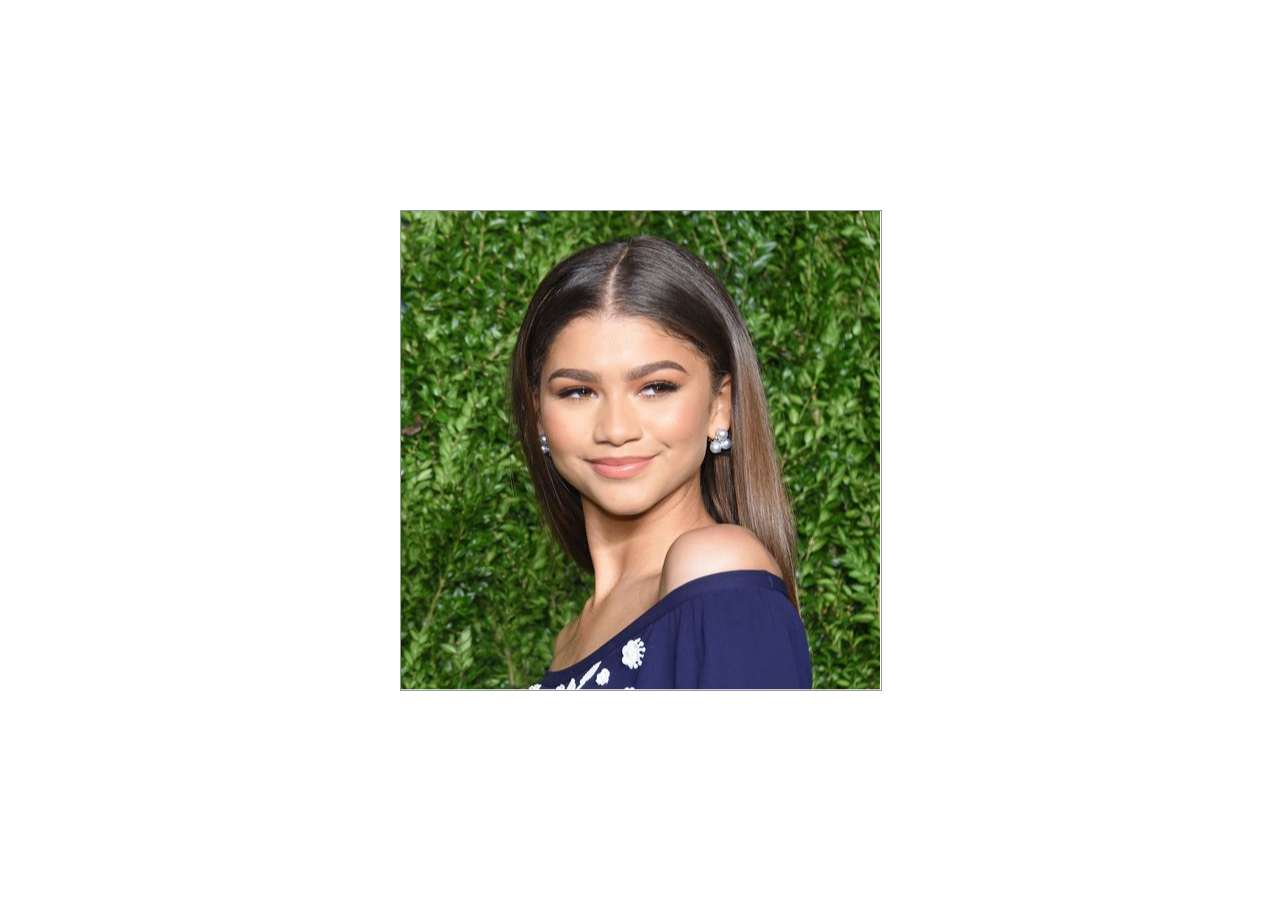
<file: 1border/index.html>
<!DOCTYPE html>
<html lang="en">
<head>
    <meta charset="UTF-8">
    <meta http-equiv="X-UA-Compatible" content="IE=edge">
    <meta name="viewport" content="width=device-width, initial-scale=1.0">
    <title>border</title>
    <link rel="stylesheet" href="style.css">
</head>
<body>
<!-- 깃헙에 들어왔어요 -->
    <div class="loader">
        <div class="loaer_blob">
            <img src="daya.jpg" alt="이미지">
        </div>
        <div class="ro"><!-- rotate애니 -->
            <div class="loader_blob2"></div><!-- border애니 -->
        </div>
    </div>
</body>
</html>
</file>
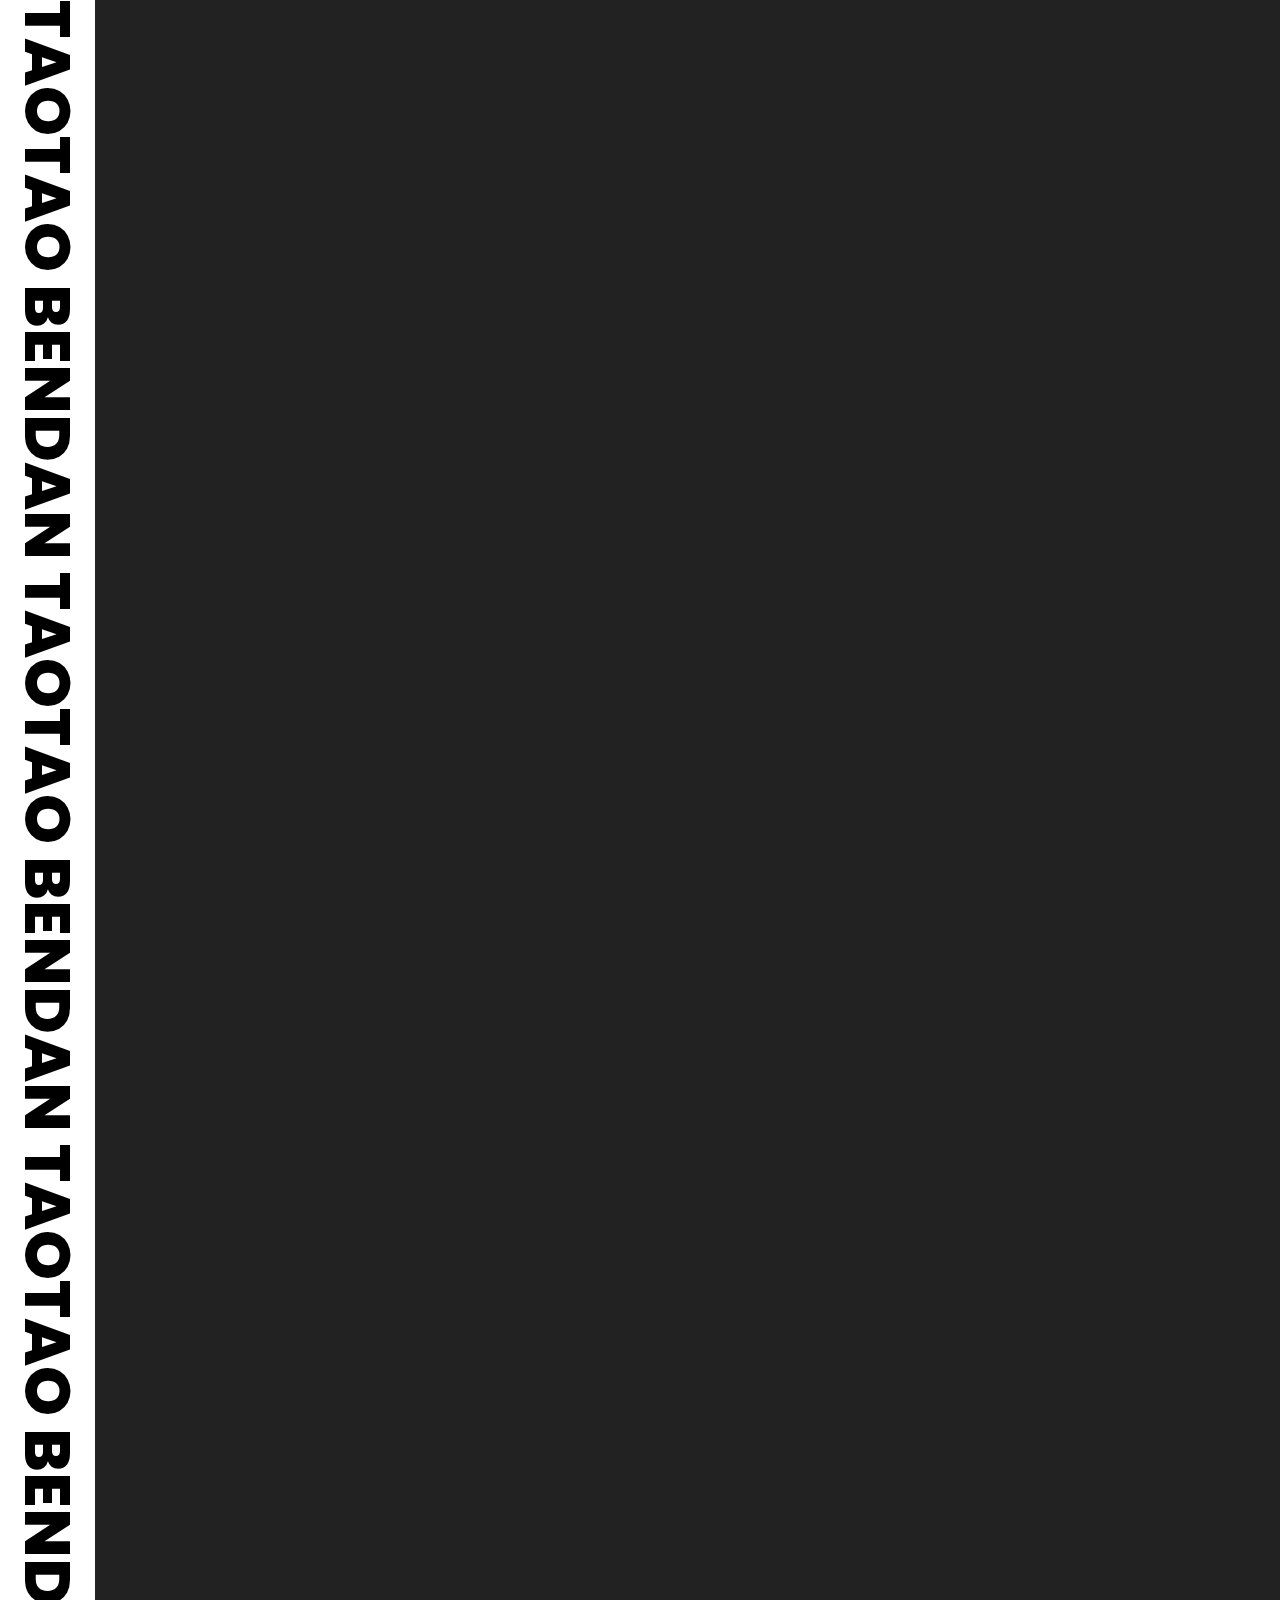
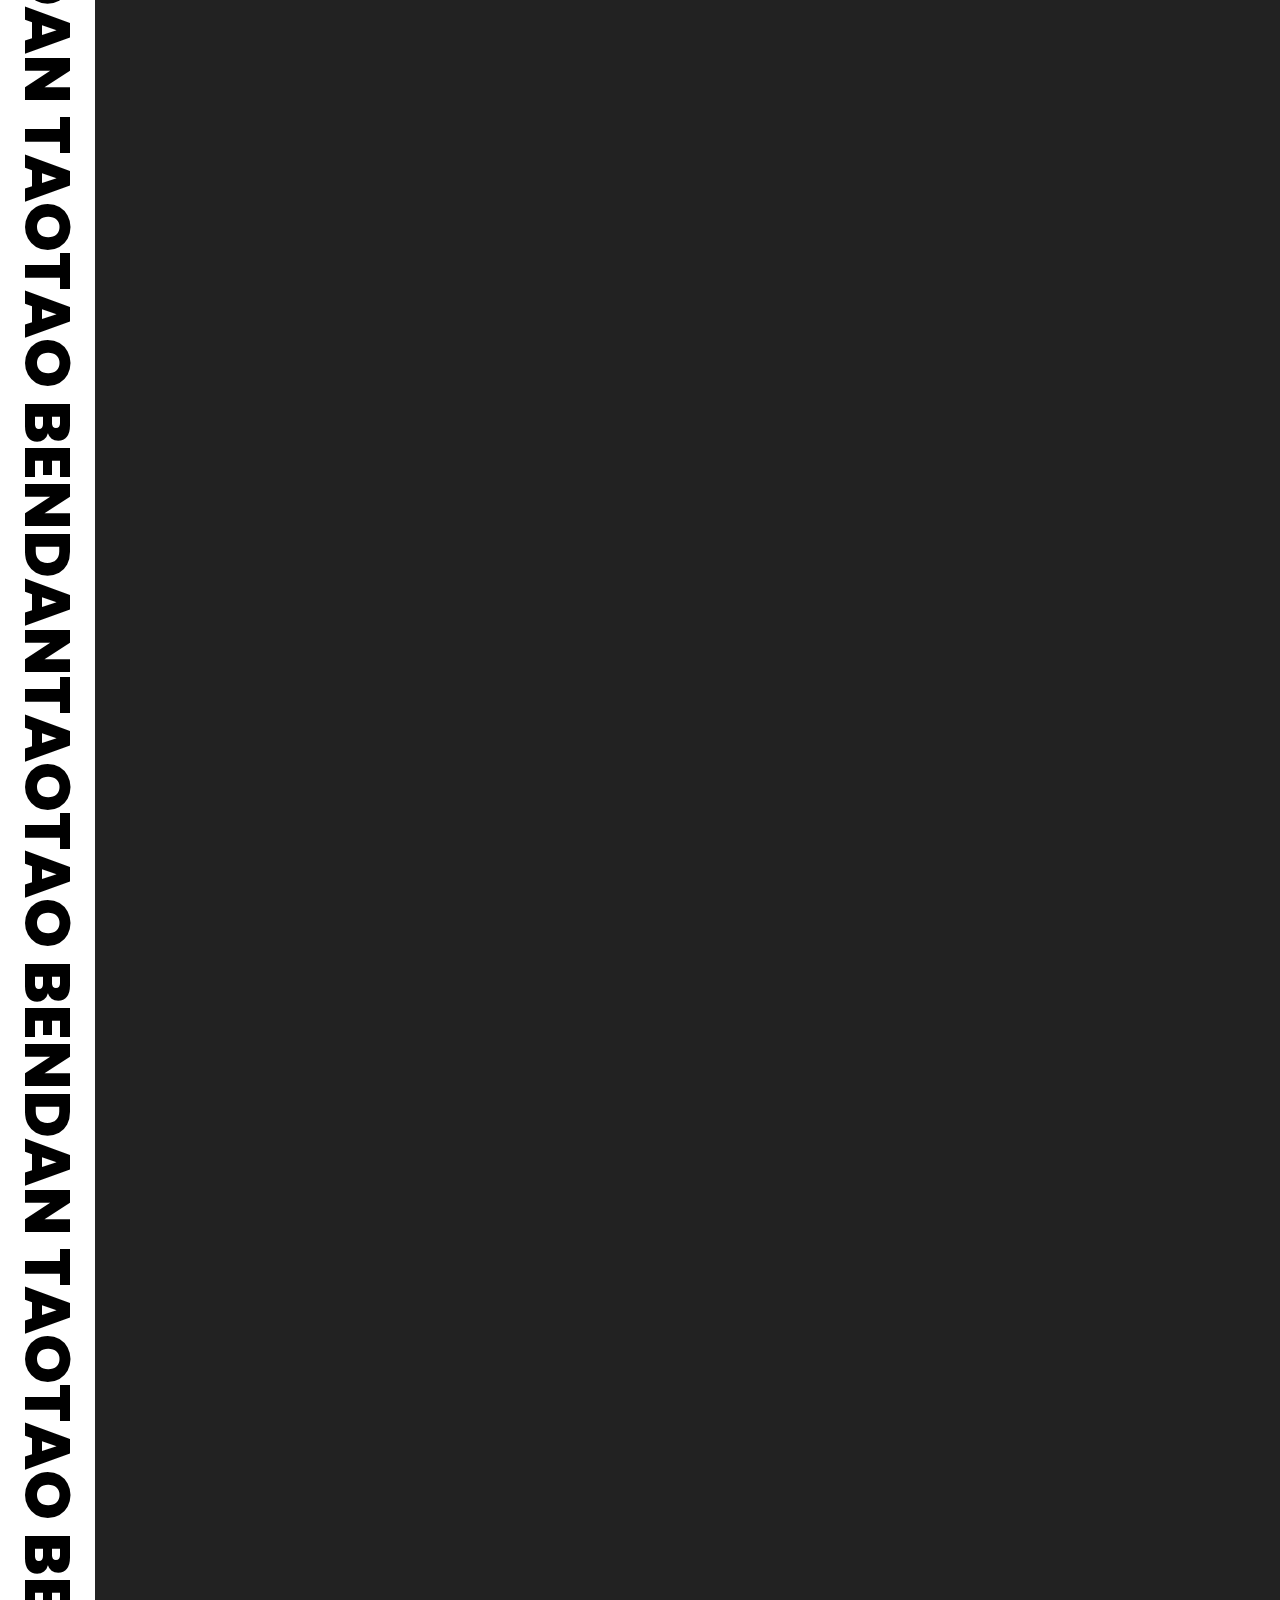
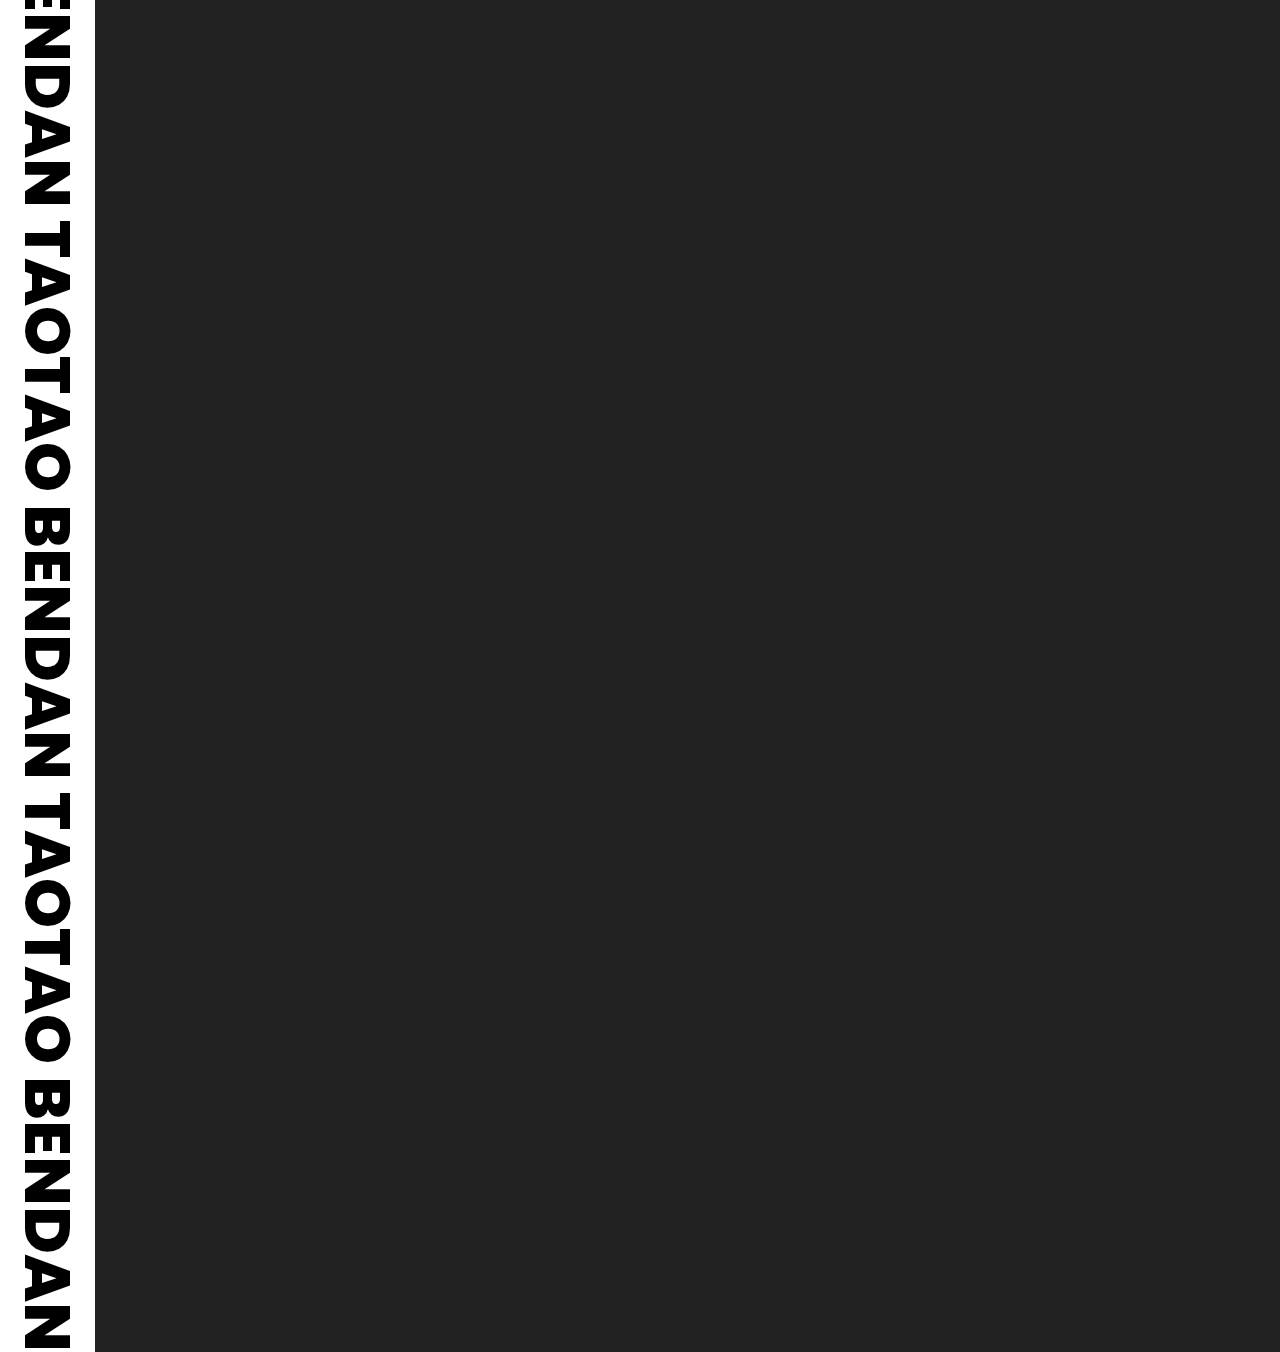
<file: 3textani/index.html>
<!DOCTYPE html>
<html lang="en">

<head>
    <meta charset="UTF-8">
    <meta http-equiv="X-UA-Compatible" content="IE=edge">
    <meta name="viewport" content="width=device-width, initial-scale=1.0">
    <title>text animation</title>
    <link rel="stylesheet" href="style.css">
</head>

<body>
    <section>
        <div class="scroll">
            <div>
                TAOTAO  <span>BENDAN</span>
                TAOTAO  <span>BENDAN</span>
                TAOTAO  <span>BENDAN</span>
                TAOTAO  <span>BENDAN</span>
            </div>

            <div>
                TAOTAO  <span>BENDAN</span>
                TAOTAO  <span>BENDAN</span>
                TAOTAO  <span>BENDAN</span>
                TAOTAO  <span>BENDAN</span>
            </div>
        </div>
    </section>
</body>

</html>
</file>
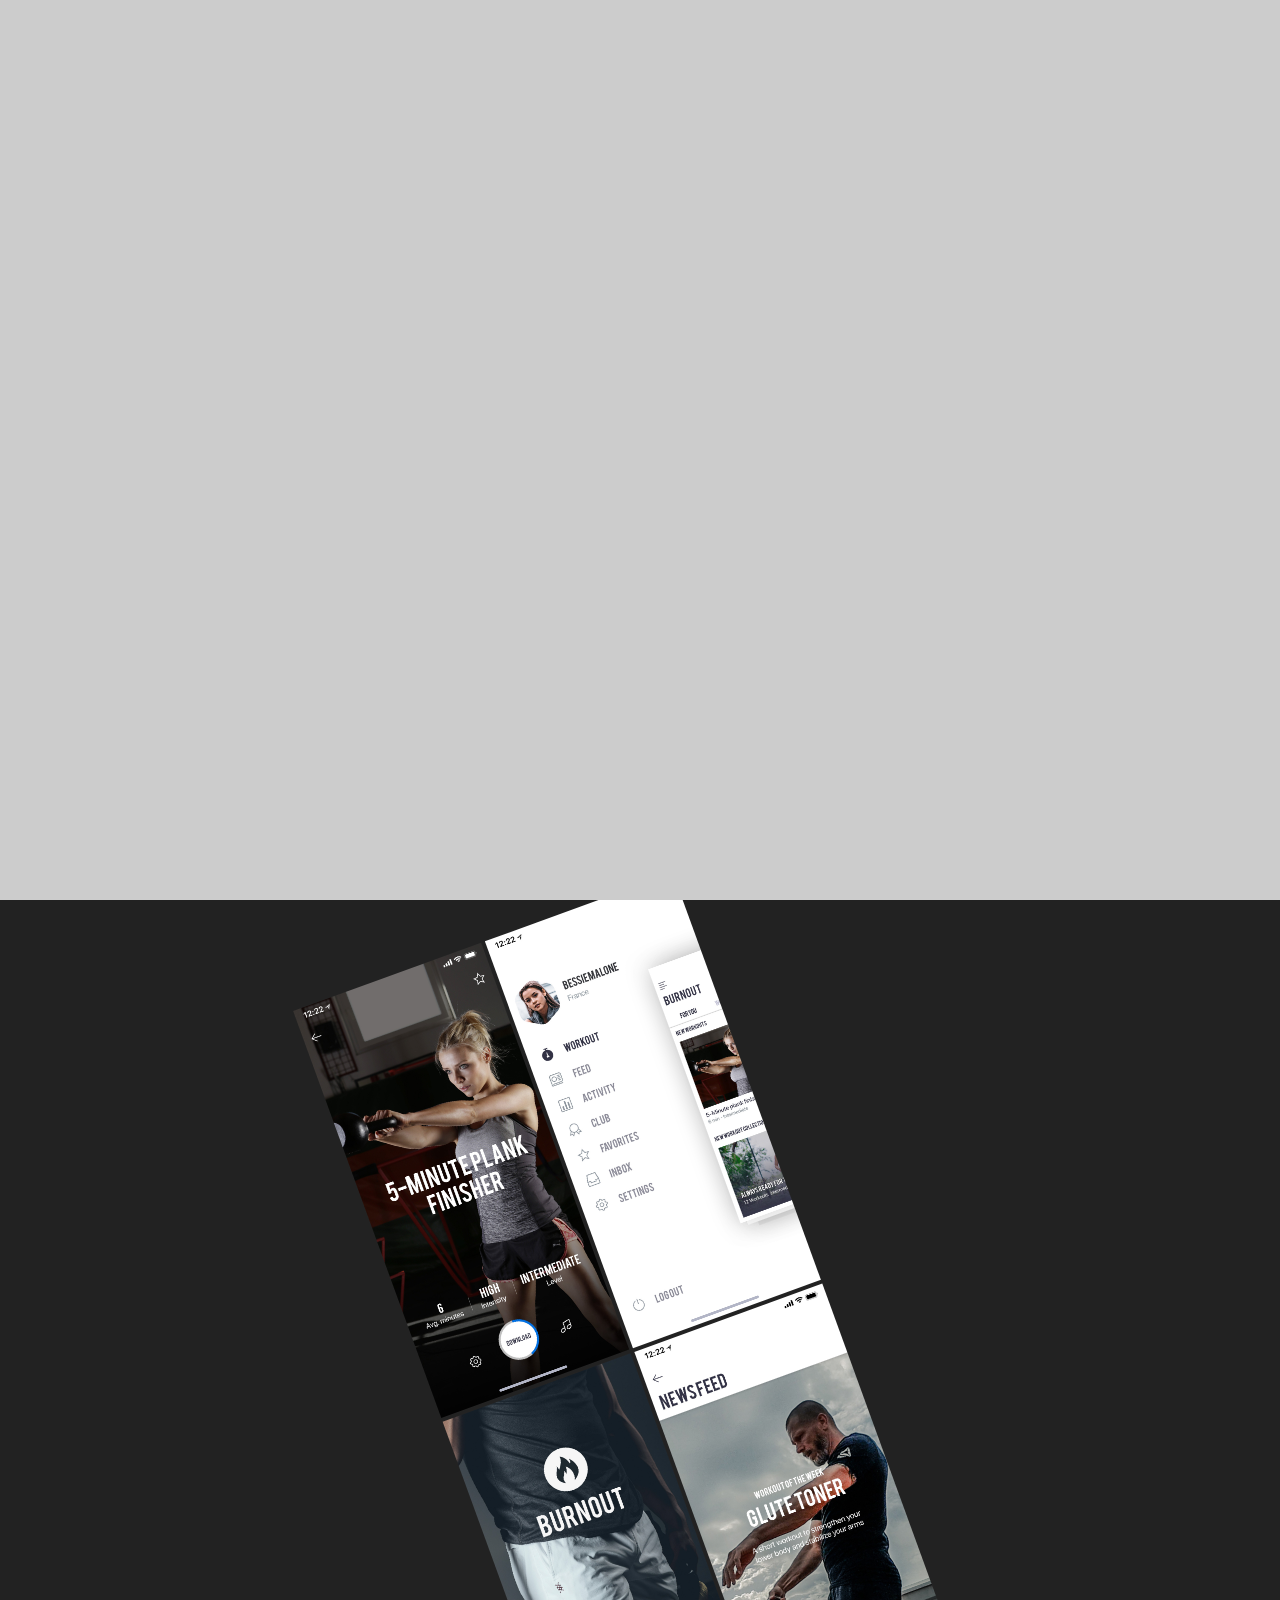
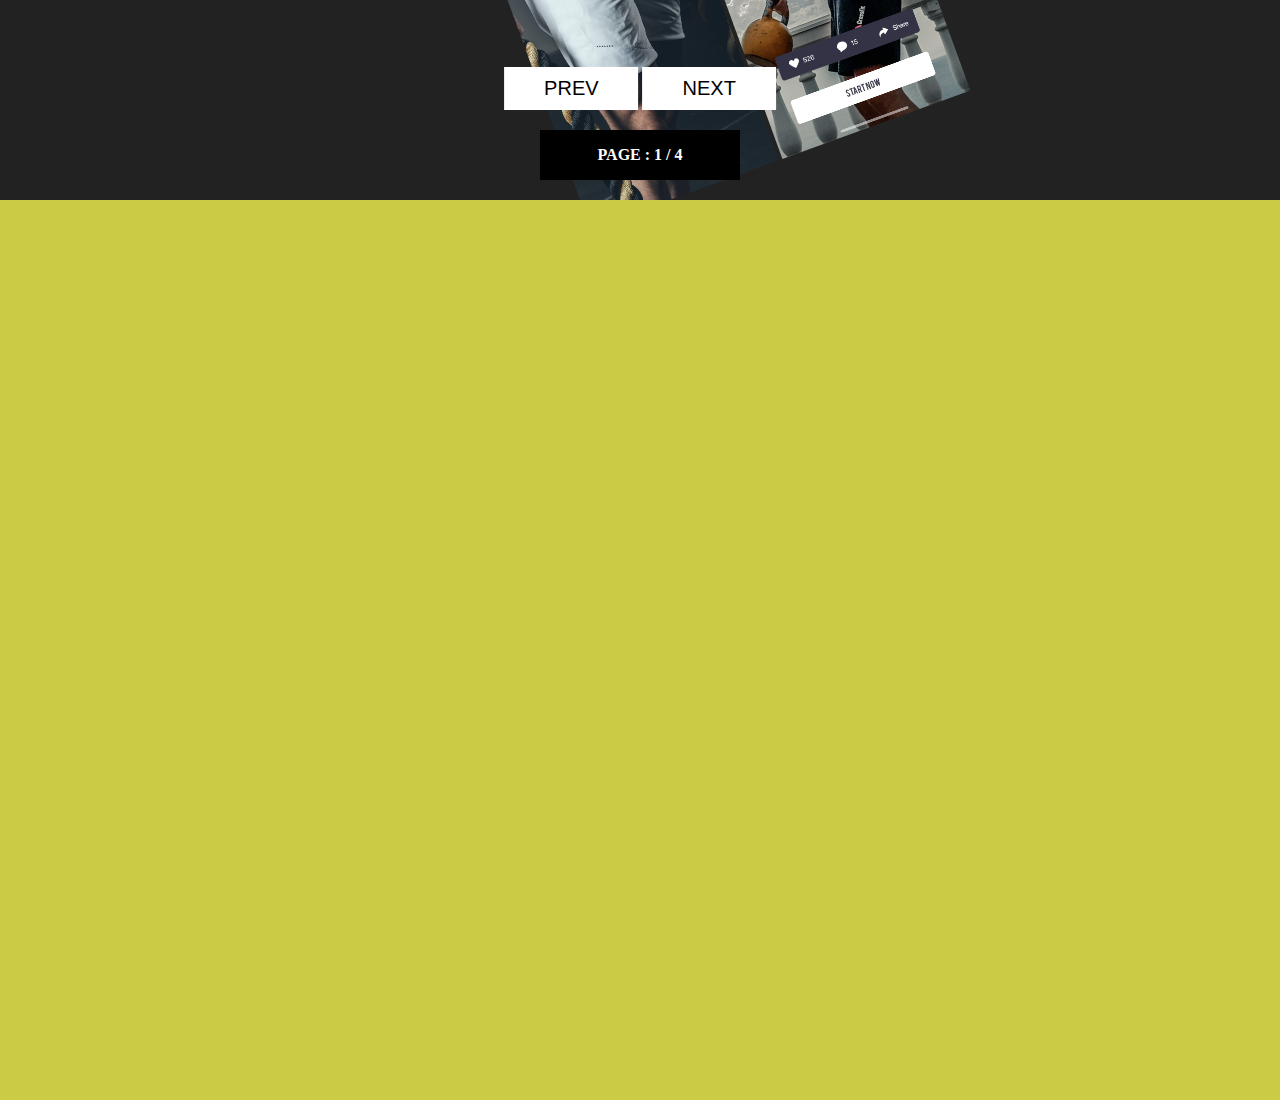
<file: 5pageslide/index.html>
<!DOCTYPE html>
<html lang="en">
<head>
    <meta charset="UTF-8">
    <meta http-equiv="X-UA-Compatible" content="IE=edge">
    <meta name="viewport" content="width=device-width, initial-scale=1.0">
    <title>Document</title>
    <link rel="stylesheet" href="style.css">
</head>
<body>
    <section style="height:100vh; background:#ccc"></section>

    <section class="main">
        <div class="contentWrap">
            <img class="img0" src="image/fin0.jpg" alt="이미지0">
            <img class="img1" src="image/fin1.jpg" alt="이미지1">
            <img class="img2" src="image/fin2.jpg" alt="이미지2">
            <img class="img3" src="image/fin3.jpg" alt="이미지3">
        </div><!-- //contentWrap -->
        <div class="contentWrap">
            <img class="img0" src="image/fin2.jpg" alt="이미지2">
            <img class="img1" src="image/fin3.jpg" alt="이미지3">
            <img class="img2" src="image/fin0.jpg" alt="이미지0">
            <img class="img3" src="image/fin1.jpg" alt="이미지1">
        </div><!-- //contentWrap -->
        <div class="contentWrap">
            <img class="img0" src="image/fin3.jpg" alt="이미지3">
            <img class="img1" src="image/fin1.jpg" alt="이미지1">
            <img class="img2" src="image/fin2.jpg" alt="이미지2">
            <img class="img3" src="image/fin0.jpg" alt="이미지0">
        </div><!-- //contentWrap -->
        <div class="contentWrap">
            <img class="img0" src="image/fin0.jpg" alt="이미지0">
            <img class="img1" src="image/fin1.jpg" alt="이미지1">
            <img class="img2" src="image/fin3.jpg" alt="이미지3">
            <img class="img3" src="image/fin2.jpg" alt="이미지2">
        </div><!-- //contentWrap -->


        <div class="textWrap">
            <h2 class="active">ddd</h2>
        </div>
        
        <div class="buttonWrap">
            <button class="btn1">PREV</button>
            <button class="btn2">NEXT</button>
        </div>

    </section>

    <section style="height:100vh; background:#cc4"></section>


    <script src="https://code.jquery.com/jquery-1.12.4.js"></script>
    <script>
        var button = $('button');
        var contentWrap = $('.contentWrap');
        var imgArr = $('img');
        var title = $('h2');
        var pageNum = 0;
        var totalNum = 0;

        totalNum = contentWrap.length;//3
        //console.log(totalNum);

        imgArr.removeClass('active');
        contentWrap.eq(pageNum).find('img').addClass('active');
        title.text("PAGE : " + (pageNum + 1) +" / " + totalNum );

       $('.btn1').click(function(){
           if(pageNum>0){
               pageNum--;//1씩 빼기
           }else{
               pageNum = totalNum - 1;
           }
           imgArr.removeClass('active');
           contentWrap.eq(pageNum).find('img').addClass('active');
           title.text("PAGE : " + (pageNum + 1) +" / " + totalNum );
       });






        $('.btn2').click(function(){
            if(pageNum < totalNum - 1){
               pageNum++; //1씩 더하다
            } else{
                pageNum = 0;
            }
            imgArr.removeClass('active');
            contentWrap.eq(pageNum).find('img').addClass('active');
            title.text("PAGE : " + (pageNum + 1) +" / " + totalNum );
        });
    </script>
</body>
</html>
</file>
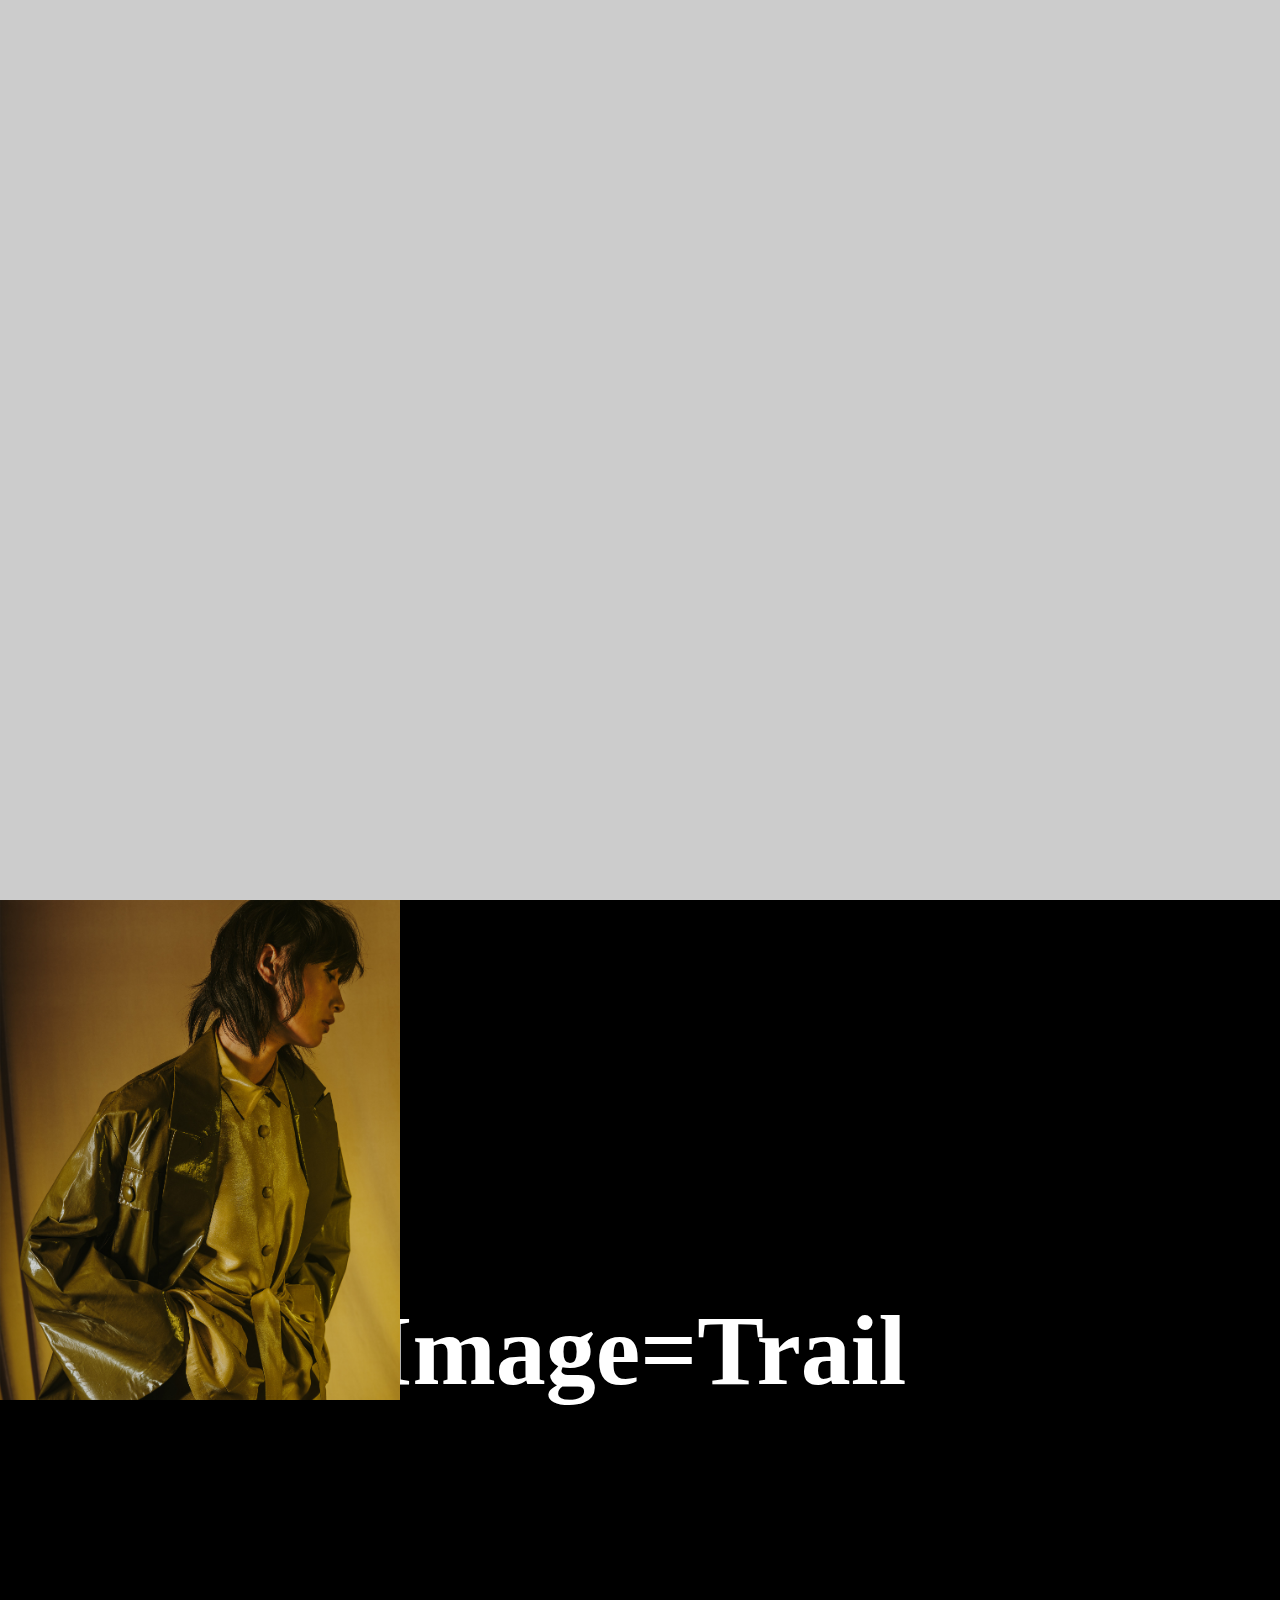
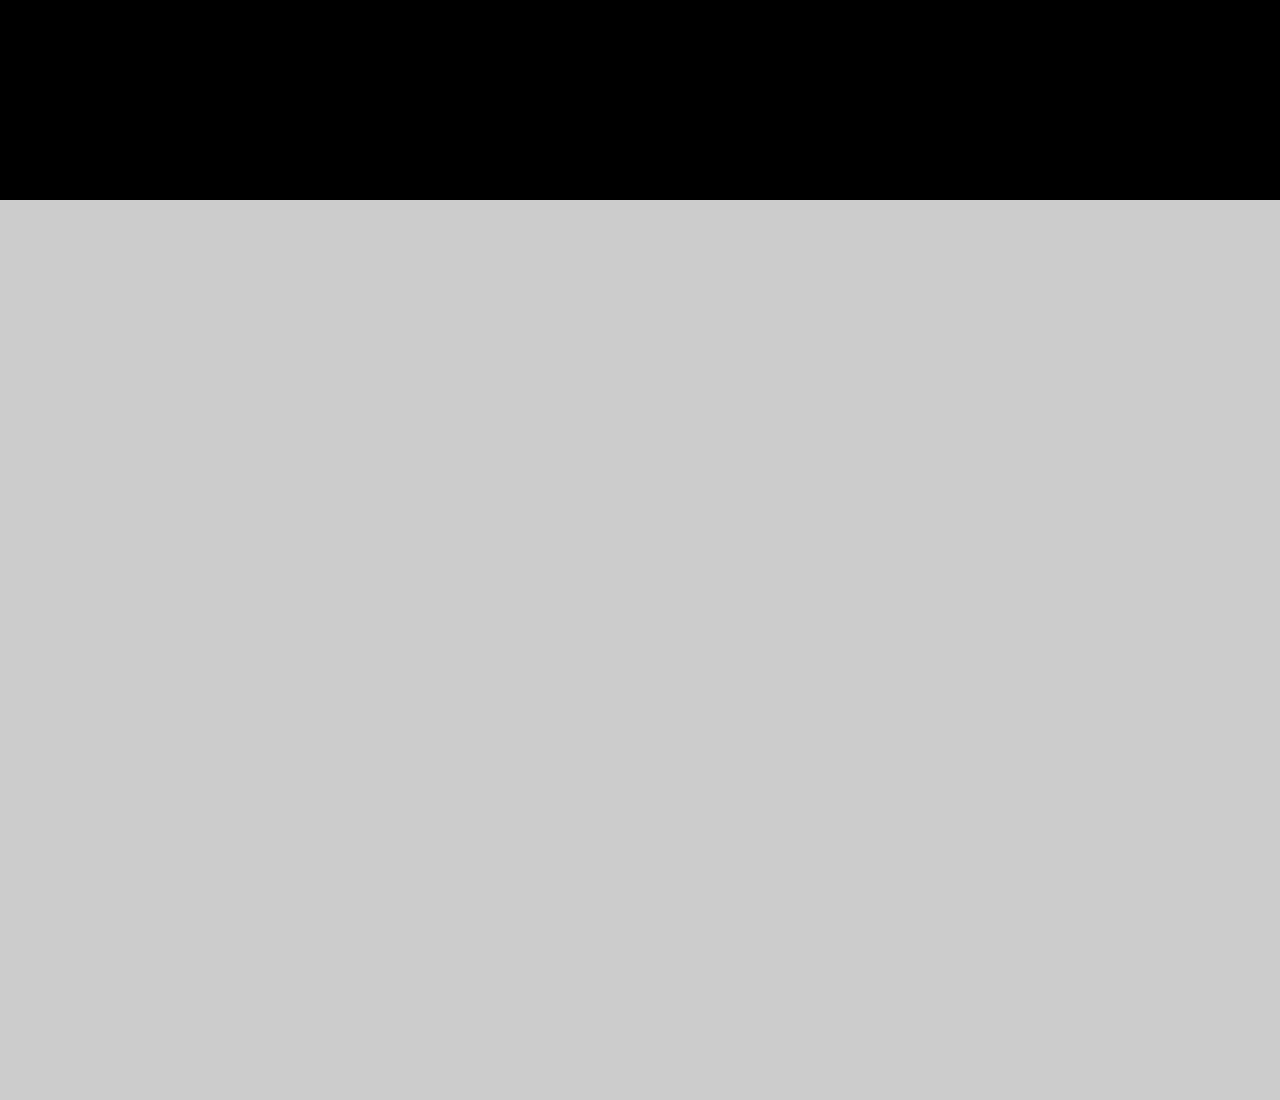
<file: 6img-trail/index.html>
<!DOCTYPE html>
<html lang="en">

<head>
    <meta charset="UTF-8">
    <meta http-equiv="X-UA-Compatible" content="IE=edge">
    <meta name="viewport" content="width=device-width, initial-scale=1.0">
    <title>Document</title>
    <link rel="shortcut icon" href="favicon.png" type="image/x-icon">
    <link rel="stylesheet" href="style.css">
</head>

<body>
    <div class="top" style="height: 100vh; background: #ccc;"></div>

    <div class="main">
        <h1>Image=Trail</h1>
        <div class="img img-1"></div>
        <div class="img img-2"></div>
        <div class="img img-3"></div>
        <div class="img img-4"></div>
        <div class="img img-5"></div>
    </div>

    <div class="bottom" style="height: 100vh; background: #ccc;"></div>


    <script src="https://code.jquery.com/jquery-1.12.4.js"></script>
    <script>
        var img1 = $('.img-1');
        var img2 = $('.img-2');
        var img3 = $('.img-3');
        var img4 = $('.img-4');
        var img5 = $('.img-5');
        var main = $('.main');

        main.mousemove(function (e) {
            var x = e.clientX;
            var y = e.clientY;
            // console.log(y);
            img1.css({
                top: y - 50 + "px",
                left: x - 200 + "px"
            });
            img2.css({
                top: y - 50 + "px",
                left: x - 200 + "px"
            });
            img3.css({
                top: y - 50 + "px",
                left: x - 200 + "px"
            });
            img4.css({
                top: y - 50 + "px",
                left: x - 200 + "px"
            });
            img5.css({
                top: y - 50 + "px",
                left: x - 200 + "px"
            });

        });
    </script>
</body>

</html>
</file>
<file: 1border/style.css>
@charset "UTF-8";

*{margin: 0; padding: 0;}

.loader{height: 100vh;}
.loaer_blob{
    position: absolute;
    width: 480px;
    height: 479px;
    left: 50%;
    top: 50%;
    /* translate의 백분율은 기준이 자신이다 */
    transform: translate(-50%,-50%);
    animation: yxx 6s infinite alternate;
    overflow: hidden;
}
.loader_blob img{width: 100%;}

/* 선애니 */
.ro{position: relative;
    width: 480px; height: 479px;
    left: calc(50% - 240px);
    top:  calc(50% - 240px);
    /* translate의 백분율은 기준이 자신이다 */
   
    animation: rotate 6s infinite alternate;}
.ro .loader_blob2{
    width: 480px;
    height: 479px;
    border: 1px solid #999;
    animation: yxx 6s infinite alternate;
}


@keyframes yxx{
    0%{border-radius: 62% 57% 54% 74% / 59% 71% 41% 57% ;}
    50%{border-radius: 62% 57% 54% 74% / 45% 71% 41% 88% ;}
    100%{border-radius: 97% 52% 72% 49% / 58% 87% 31% 96% ;}
}

@keyframes rotate{
    0%{
        /* 0초 */
        /* deg --> degree 각도 */
        transform: rotate(0deg)
    }
    100%{
        /* 6초가 끝나는 지점 */
        transform: rotate(360deg);
    }
}
</file>
<file: 3textani/style.css>
@charset "UTF-8";

@import url('https://fonts.googleapis.com/css2?family=Poppins:wght@800&display=swap');

*{margin: 0; padding: 0;}
body {
    font-family: 'Poppins', sans-serif;
    background-color: #222;
}

section{
    width: 100%; height: 100vh;
    /* //100vh --> 화면의 높이와 동일 */
}
section .scroll{
    display: flex;
    position: absolute;
    left: 95px; top: 0;
    transform: rotate(90deg);
    transform-origin: left top;
}
    
section .scroll div{
    background-color: #fff;
    text-transform: uppercase;
    font-weight: 800;
    font-size: 64px;
    white-space: nowrap;
    animation: animate1 40s linear infinite;

}
section .scroll div:nth-child(2){
    animation: animate2 40s linear infinite;
    animation-delay: -20s;
}


section .scroll div span{}

@keyframes animate1{
    0%{transform: translateX(100%);}
    100%{transform: translateX(-100%);}
}
@keyframes animate2{
    0%{transform: translateX(0%);}
    100%{transform: translateX(-200%);}
}
</file>
<file: 5pageslide/style.css>
@charset "UTF-8";

*{margin: 0; padding: 0;}
body{background: #222;}

.main{
    position: relative;
    height: 100vh;
    overflow: hidden;
}

.main .contentWrap{
    position: absolute;
    left: 50%; top: 50%;
    transform: translate(-50%,-50%) rotate(-20deg);
    width: 420px;
}

.main .contentWrap img{
    width: 200px;
    transition: 0.8s;
    opacity: 0;
}
.main .contentWrap img.img0{
    transform: translate(-300%,0%);
    transition-delay: 0.1s;
}
.main .contentWrap img.img1{
    transform: translate(0%,-300%);
    transition-delay: 0.2s;
}
.main .contentWrap img.img2{
    transform: translate(300%,0%);
    transition-delay: 0.3s;
}
.main .contentWrap img.img3{
    transform: translate(0%,300%);
    transition-delay: 0.4s;
}
.main .contentWrap img.active{
    transform: translate(0%,0%);
    opacity: 1;
}

.main .textWrap{
    position: absolute;
    left: 50%;
    transform: translateX(-50%);
    bottom: 20px;
    background: #000;width: 200px;
    text-align: center;
}
.main .textWrap h2{color: #fff;
font-size: 16px; padding: 16px 0;}

.main .buttonWrap{
    position: absolute;
    left: 50%;
    transform: translateX(-50%);
    bottom: 90px;
}
.main .buttonWrap button{
    border: none;
    background: #fff;
    font-size: 20px;
    padding: 10px 40px;
}
</file>
<file: 6img-trail/style.css>
@charset "UTF-8";

* {
    margin: 0;
    padding: 0;
}

body {
    background: #000
}

.main {
    position: relative;
    height: 100vh;
}

.main h1 {
    position: absolute;
    left: 50%;
    top: 50%;
    transform: translate(-50%, -50%);
    color: #fff;
    font-size: 100px;
}

.main .img {
    position: absolute;
    width: 400px;
    height: 500px;
    /* pointer-events: none; */
    transition-timing-function: ease-out;
}

.main .img.img-1 {
    background: url(img/img-1.jpg);
    background-size: cover;
    transition-duration: 0.8s;
}

.main .img.img-2 {
    background: url(img/img-2.jpg);
    background-size: cover;
    transition-duration: 0.6s;
}

.main .img.img-3 {
    background: url(img/img-3.jpg);
    background-size: cover;
    transition-duration: 0.4s;
}

.main .img.img-4 {
    background: url(img/img-4.jpg);
    background-size: cover;
    transition-duration: 0.2s;
}

.main .img.img-5 {
    background: url(img/img-5.jpg);
    background-size: cover;
    transition-duration: 0.0s;
}
</file>
